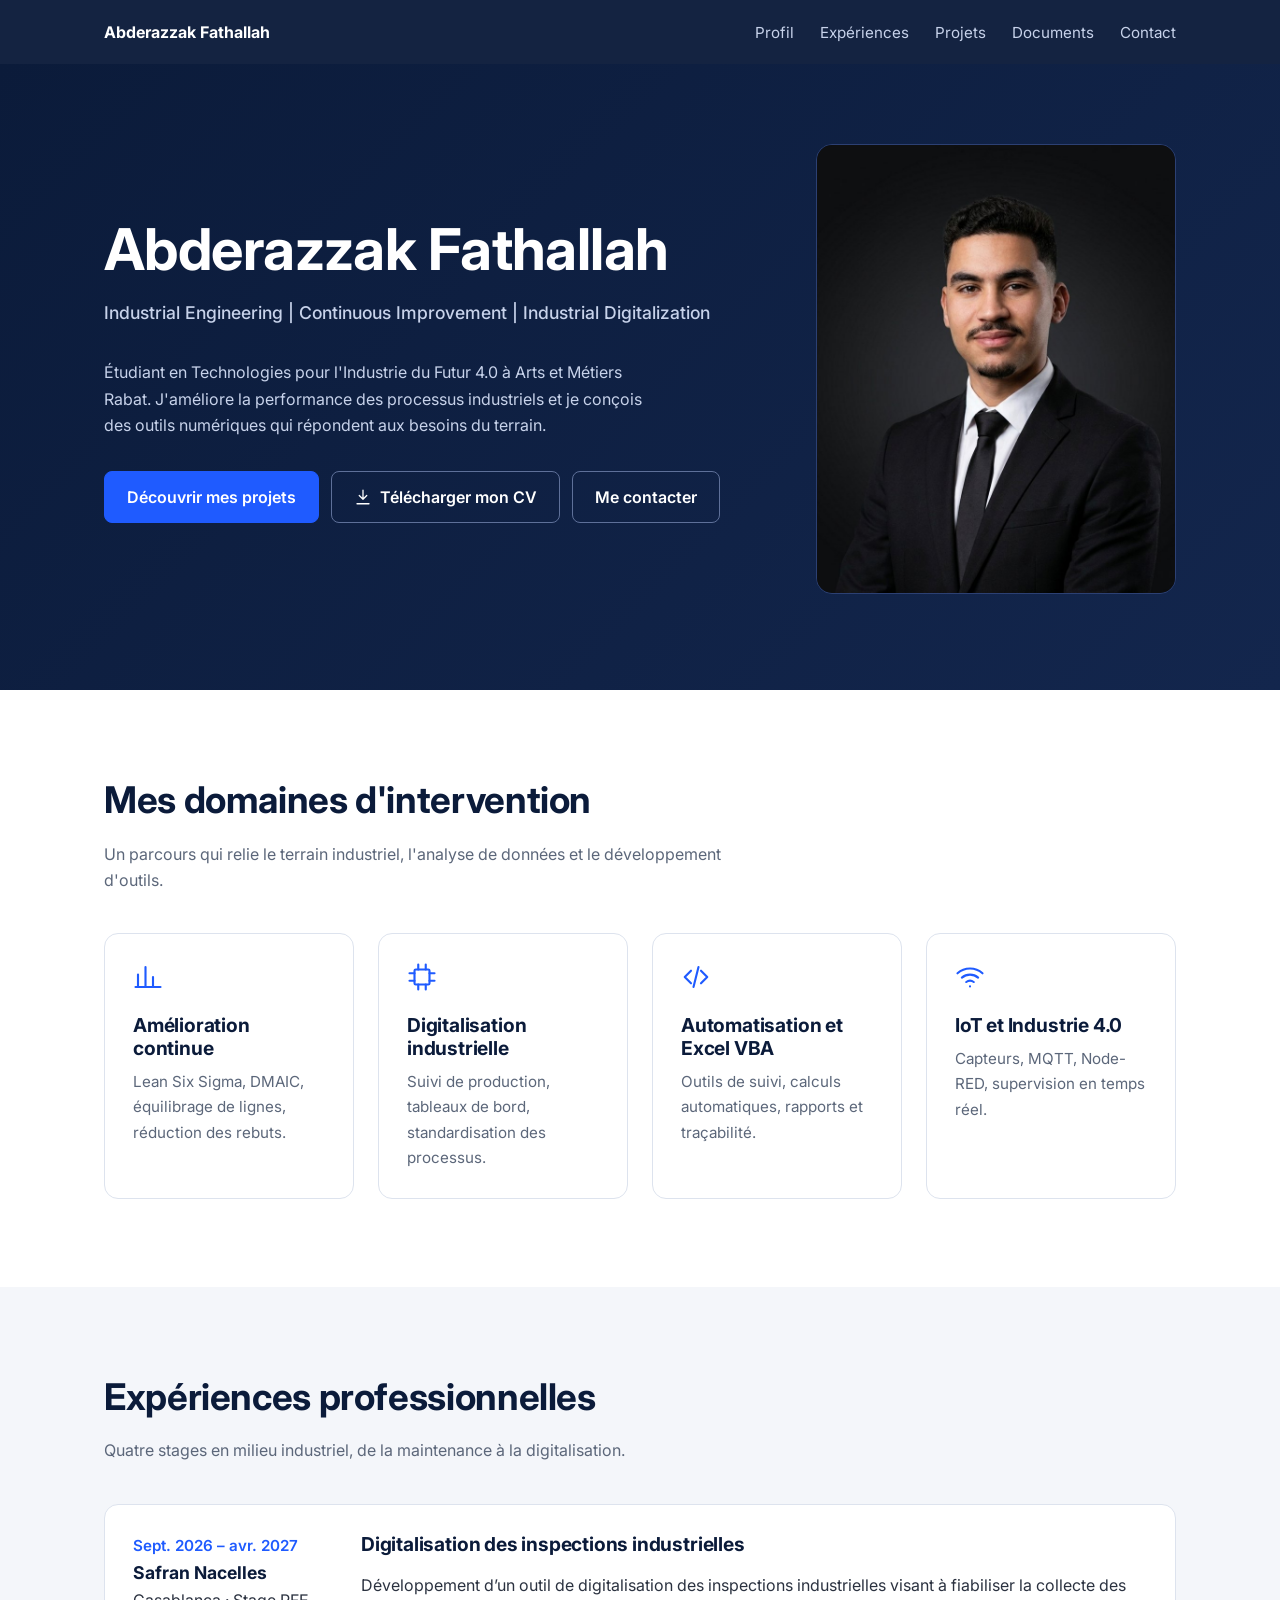
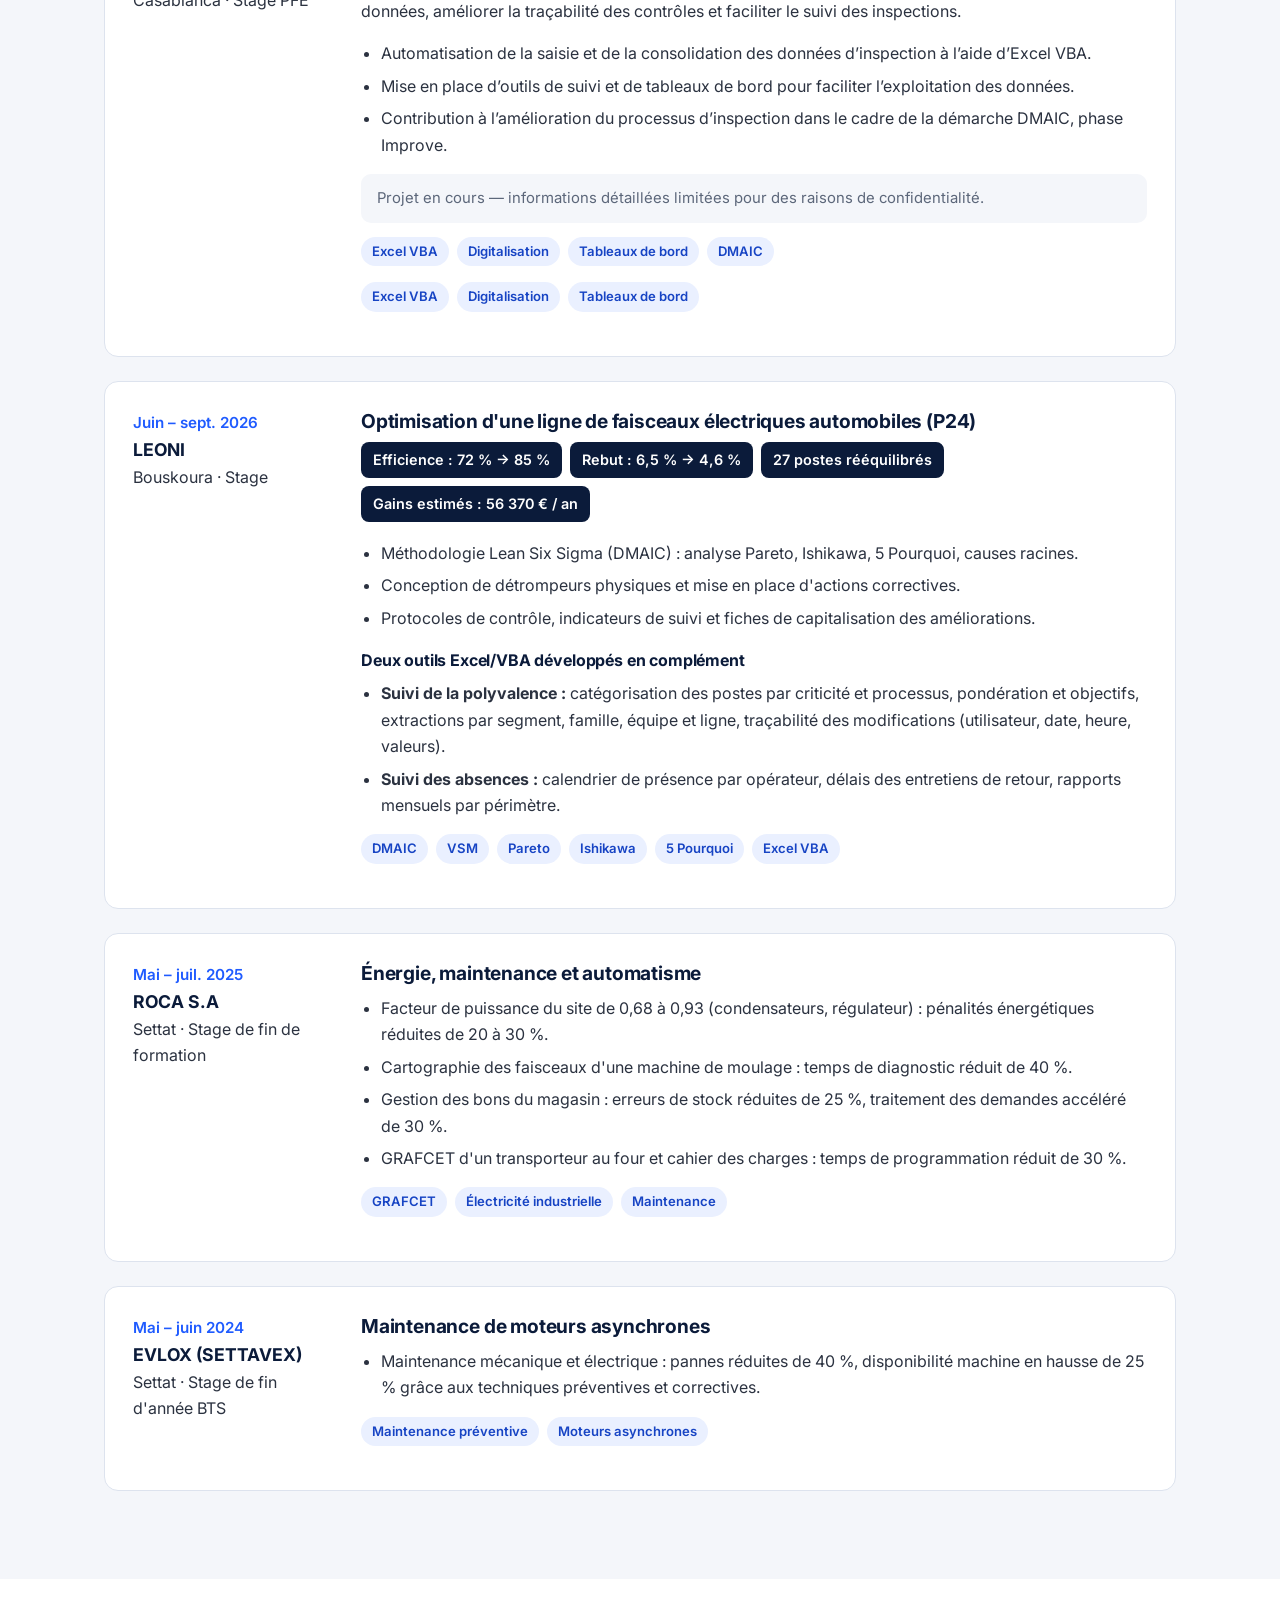
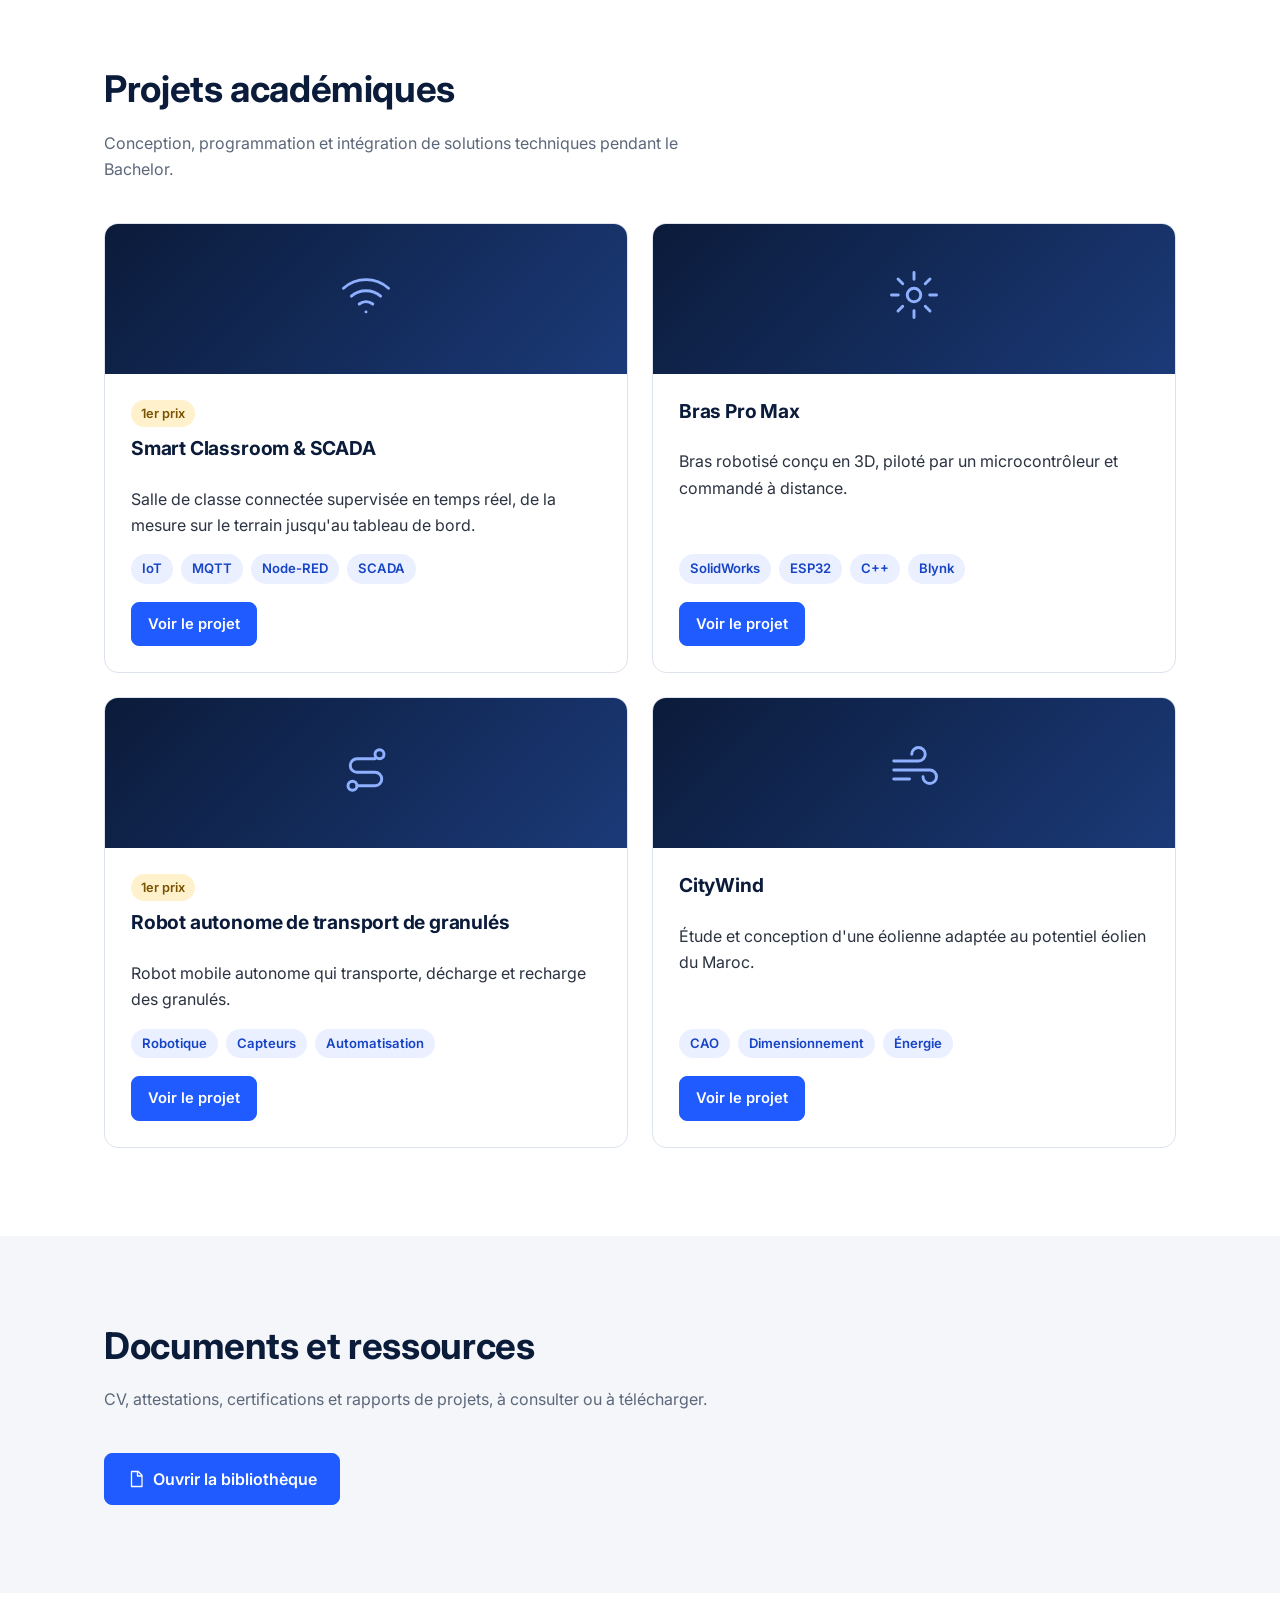
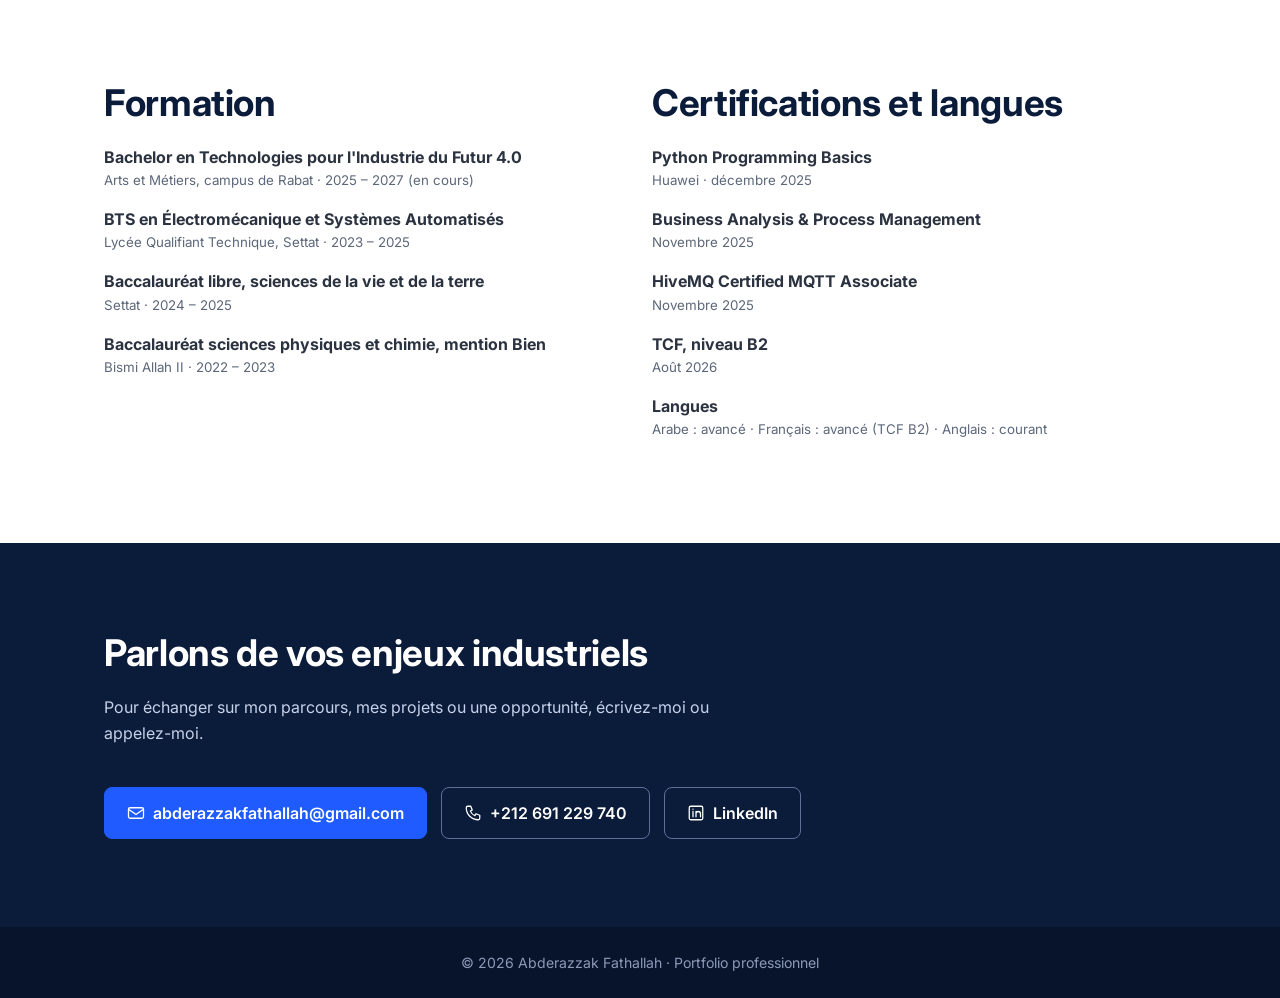
<file: index.html>
<!doctype html><html lang="fr"><head><meta charset="utf-8"><meta name="viewport" content="width=device-width,initial-scale=1"><link rel="preconnect" href="https://fonts.googleapis.com"><link rel="preconnect" href="https://fonts.gstatic.com" crossorigin><link href="https://fonts.googleapis.com/css2?family=Inter:wght@400;500;600;700&display=swap" rel="stylesheet"><link rel="stylesheet" href="assets/css/style.css">
<title>Abderazzak Fathallah | Ingénierie industrielle et digitalisation</title>
<meta name="description" content="Portfolio d'Abderazzak Fathallah, étudiant en Technologies pour l'Industrie du Futur 4.0 (Arts et Métiers Rabat) : amélioration continue, digitalisation industrielle, Excel VBA, IoT.">
<link rel="canonical" href="https://abderazzak-fathallah.github.io/">
<meta property="og:title" content="Abderazzak Fathallah | Portfolio industriel"><meta property="og:description" content="Industrial Engineering, Continuous Improvement, Industrial Digitalization."><meta property="og:type" content="website"><meta property="og:url" content="https://abderazzak-fathallah.github.io/"><meta property="og:image" content="https://abderazzak-fathallah.github.io/assets/images/photo.jpg">
<script type="application/ld+json">{"@context":"https://schema.org","@type":"Person","name":"Abderazzak Fathallah","url":"https://abderazzak-fathallah.github.io/","email":"abderazzakfathallah@gmail.com","sameAs":["https://www.linkedin.com/in/abderazzak-fathallah"],"alumniOf":"Arts et Métiers Rabat","jobTitle":"Étudiant en ingénierie industrielle"}</script>
</head><body>
<header class="top"><div class="wrap nav"><a class="brand" href="index.html">Abderazzak Fathallah</a>
<button class="burger" aria-label="Ouvrir le menu" aria-expanded="false" data-i="menu"></button>
<ul><li><a class="l" href="index.html#profil">Profil</a></li><li><a class="l" href="index.html#experiences">Expériences</a></li><li><a class="l" href="index.html#projets">Projets</a></li><li><a class="l" href="documents.html">Documents</a></li><li><a class="l" href="index.html#contact">Contact</a></li></ul></div></header>
<main>
<section class="hero" id="accueil"><div class="wrap"><div>
<h1>Abderazzak Fathallah</h1>
<p class="role">Industrial Engineering | Continuous Improvement | Industrial Digitalization</p>
<p>Étudiant en Technologies pour l'Industrie du Futur 4.0 à Arts et Métiers Rabat. J'améliore la performance des processus industriels et je conçois des outils numériques qui répondent aux besoins du terrain.</p>
<div class="cta"><a class="btn" href="#projets">Découvrir mes projets</a><a class="btn o" href="assets/documents/cv/CV_Fathallah_Abderazzak.pdf" download data-i="download">Télécharger mon CV</a><a class="btn o" href="#contact">Me contacter</a></div></div>
<div class="photo"><img src="assets/images/photo.jpg" alt="Portrait d'Abderazzak Fathallah" width="360" height="450"></div></div></section>

<section id="profil"><div class="wrap"><h2>Mes domaines d'intervention</h2>
<p class="lead">Un parcours qui relie le terrain industriel, l'analyse de données et le développement d'outils.</p>
<div class="grid g4">
<div class="card dom"><span data-i="chart"></span><h3>Amélioration continue</h3><p>Lean Six Sigma, DMAIC, équilibrage de lignes, réduction des rebuts.</p></div>
<div class="card dom"><span data-i="cpu"></span><h3>Digitalisation industrielle</h3><p>Suivi de production, tableaux de bord, standardisation des processus.</p></div>
<div class="card dom"><span data-i="code"></span><h3>Automatisation et Excel VBA</h3><p>Outils de suivi, calculs automatiques, rapports et traçabilité.</p></div>
<div class="card dom"><span data-i="wifi"></span><h3>IoT et Industrie 4.0</h3><p>Capteurs, MQTT, Node-RED, supervision en temps réel.</p></div>
</div></div></section>

<section class="alt" id="experiences"><div class="wrap"><h2>Expériences professionnelles</h2>
<p class="lead">Quatre stages en milieu industriel, de la maintenance à la digitalisation.</p>
<div class="xp">
<article class="card"><div><div class="when">Sept. 2026 – avr. 2027</div><div class="org">Safran Nacelles</div><div>Casablanca · Stage PFE</div></div><div>
<h3>Digitalisation des inspections industrielles</h3>

<p>
    Développement d’un outil de digitalisation des inspections industrielles
    visant à fiabiliser la collecte des données, améliorer la traçabilité
    des contrôles et faciliter le suivi des inspections.
</p>

<ul>
    <li>Automatisation de la saisie et de la consolidation des données d’inspection à l’aide d’Excel VBA.</li>
    <li>Mise en place d’outils de suivi et de tableaux de bord pour faciliter l’exploitation des données.</li>
    <li>Contribution à l’amélioration du processus d’inspection dans le cadre de la démarche DMAIC, phase Improve.</li>
</ul>

<p class="soon">
    Projet en cours — informations détaillées limitées pour des raisons de confidentialité.
</p>

<ul class="tags" style="margin-top:14px">
    <li>Excel VBA</li>
    <li>Digitalisation</li>
    <li>Tableaux de bord</li>
    <li>DMAIC</li>
</ul>
<ul class="tags" style="margin-top:14px"><li>Excel VBA</li><li>Digitalisation</li><li>Tableaux de bord</li></ul></div></article>

<article class="card"><div><div class="when">Juin – sept. 2026</div><div class="org">LEONI</div><div>Bouskoura · Stage</div></div><div>
<h3>Optimisation d'une ligne de faisceaux électriques automobiles (P24)</h3>
<span class="kpi">Efficience : 72 % → 85 %</span><span class="kpi">Rebut : 6,5 % → 4,6 %</span><span class="kpi">27 postes rééquilibrés</span><span class="kpi">Gains estimés : 56 370 € / an</span>
<ul><li>Méthodologie Lean Six Sigma (DMAIC) : analyse Pareto, Ishikawa, 5 Pourquoi, causes racines.</li><li>Conception de détrompeurs physiques et mise en place d'actions correctives.</li><li>Protocoles de contrôle, indicateurs de suivi et fiches de capitalisation des améliorations.</li></ul>
<h4 class="sub">Deux outils Excel/VBA développés en complément</h4>
<ul><li><strong>Suivi de la polyvalence :</strong> catégorisation des postes par criticité et processus, pondération et objectifs, extractions par segment, famille, équipe et ligne, traçabilité des modifications (utilisateur, date, heure, valeurs).</li><li><strong>Suivi des absences :</strong> calendrier de présence par opérateur, délais des entretiens de retour, rapports mensuels par périmètre.</li></ul>
<ul class="tags"><li>DMAIC</li><li>VSM</li><li>Pareto</li><li>Ishikawa</li><li>5 Pourquoi</li><li>Excel VBA</li></ul></div></article>

<article class="card"><div><div class="when">Mai – juil. 2025</div><div class="org">ROCA S.A</div><div>Settat · Stage de fin de formation</div></div><div>
<h3>Énergie, maintenance et automatisme</h3>
<ul><li>Facteur de puissance du site de 0,68 à 0,93 (condensateurs, régulateur) : pénalités énergétiques réduites de 20 à 30 %.</li><li>Cartographie des faisceaux d'une machine de moulage : temps de diagnostic réduit de 40 %.</li><li>Gestion des bons du magasin : erreurs de stock réduites de 25 %, traitement des demandes accéléré de 30 %.</li><li>GRAFCET d'un transporteur au four et cahier des charges : temps de programmation réduit de 30 %.</li></ul>
<ul class="tags"><li>GRAFCET</li><li>Électricité industrielle</li><li>Maintenance</li></ul></div></article>

<article class="card"><div><div class="when">Mai – juin 2024</div><div class="org">EVLOX (SETTAVEX)</div><div>Settat · Stage de fin d'année BTS</div></div><div>
<h3>Maintenance de moteurs asynchrones</h3>
<ul><li>Maintenance mécanique et électrique : pannes réduites de 40 %, disponibilité machine en hausse de 25 % grâce aux techniques préventives et correctives.</li></ul>
<ul class="tags"><li>Maintenance préventive</li><li>Moteurs asynchrones</li></ul></div></article>
</div></div></section>

<section id="projets"><div class="wrap"><h2>Projets académiques</h2>
<p class="lead">Conception, programmation et intégration de solutions techniques pendant le Bachelor.</p>
<div class="grid g2">

<article class="card pj"><div class="vis"><span data-i="wifi"></span></div><div class="b"><span class="prize">1er prix</span><h3>Smart Classroom & SCADA</h3><p>Salle de classe connectée supervisée en temps réel, de la mesure sur le terrain jusqu'au tableau de bord.</p><ul class="tags"><li>IoT</li><li>MQTT</li><li>Node-RED</li><li>SCADA</li></ul><a class="btn s" style="align-self:flex-start" href="projet.html?p=smart-classroom-scada">Voir le projet</a></div></article>
<article class="card pj"><div class="vis"><span data-i="cog"></span></div><div class="b"><h3>Bras Pro Max</h3><p>Bras robotisé conçu en 3D, piloté par un microcontrôleur et commandé à distance.</p><ul class="tags"><li>SolidWorks</li><li>ESP32</li><li>C++</li><li>Blynk</li></ul><a class="btn s" style="align-self:flex-start" href="projet.html?p=bras-pro-max">Voir le projet</a></div></article>
<article class="card pj"><div class="vis"><span data-i="route"></span></div><div class="b"><span class="prize">1er prix</span><h3>Robot autonome de transport de granulés</h3><p>Robot mobile autonome qui transporte, décharge et recharge des granulés.</p><ul class="tags"><li>Robotique</li><li>Capteurs</li><li>Automatisation</li></ul><a class="btn s" style="align-self:flex-start" href="projet.html?p=robot-transport-granules">Voir le projet</a></div></article>
<article class="card pj"><div class="vis"><span data-i="wind"></span></div><div class="b"><h3>CityWind</h3><p>Étude et conception d'une éolienne adaptée au potentiel éolien du Maroc.</p><ul class="tags"><li>CAO</li><li>Dimensionnement</li><li>Énergie</li></ul><a class="btn s" style="align-self:flex-start" href="projet.html?p=citywind">Voir le projet</a></div></article>
</div></div></section>

<section class="alt"><div class="wrap"><h2>Documents et ressources</h2>
<p class="lead">CV, attestations, certifications et rapports de projets, à consulter ou à télécharger.</p>
<a class="btn" href="documents.html" data-i="file">Ouvrir la bibliothèque</a></div></section>

<section><div class="wrap"><div class="grid g2">
<div><h2>Formation</h2><ul class="edu">
<li><strong>Bachelor en Technologies pour l'Industrie du Futur 4.0</strong><small>Arts et Métiers, campus de Rabat · 2025 – 2027 (en cours)</small></li>
<li><strong>BTS en Électromécanique et Systèmes Automatisés</strong><small>Lycée Qualifiant Technique, Settat · 2023 – 2025</small></li>
<li><strong>Baccalauréat libre, sciences de la vie et de la terre</strong><small>Settat · 2024 – 2025</small></li>
<li><strong>Baccalauréat sciences physiques et chimie, mention Bien</strong><small>Bismi Allah II · 2022 – 2023</small></li></ul></div>
<div><h2>Certifications et langues</h2><ul class="edu">
<li><strong>Python Programming Basics</strong><small>Huawei · décembre 2025</small></li>
<li><strong>Business Analysis & Process Management</strong><small>Novembre 2025</small></li>
<li><strong>HiveMQ Certified MQTT Associate</strong><small>Novembre 2025</small></li>
<li><strong>TCF, niveau B2</strong><small>Août 2026</small></li>
<li><strong>Langues</strong><small>Arabe : avancé · Français : avancé (TCF B2) · Anglais : courant</small></li></ul></div>
</div></div></section>

<section class="contact" id="contact"><div class="wrap"><h2>Parlons de vos enjeux industriels</h2>
<p class="lead">Pour échanger sur mon parcours, mes projets ou une opportunité, écrivez-moi ou appelez-moi.</p>
<div class="cl"><a class="btn" href="mailto:abderazzakfathallah@gmail.com" data-i="mail">abderazzakfathallah@gmail.com</a>
<a class="btn o" href="tel:+212691229740" data-i="phone">+212 691 229 740</a>
<a class="btn o" href="https://www.linkedin.com/in/abderazzak-fathallah" target="_blank" rel="noopener" data-i="linkedin">LinkedIn</a></div></div></section>
</main>
<footer>© 2026 Abderazzak Fathallah · Portfolio professionnel</footer><script src="assets/js/main.js"></script></body></html>
</file>
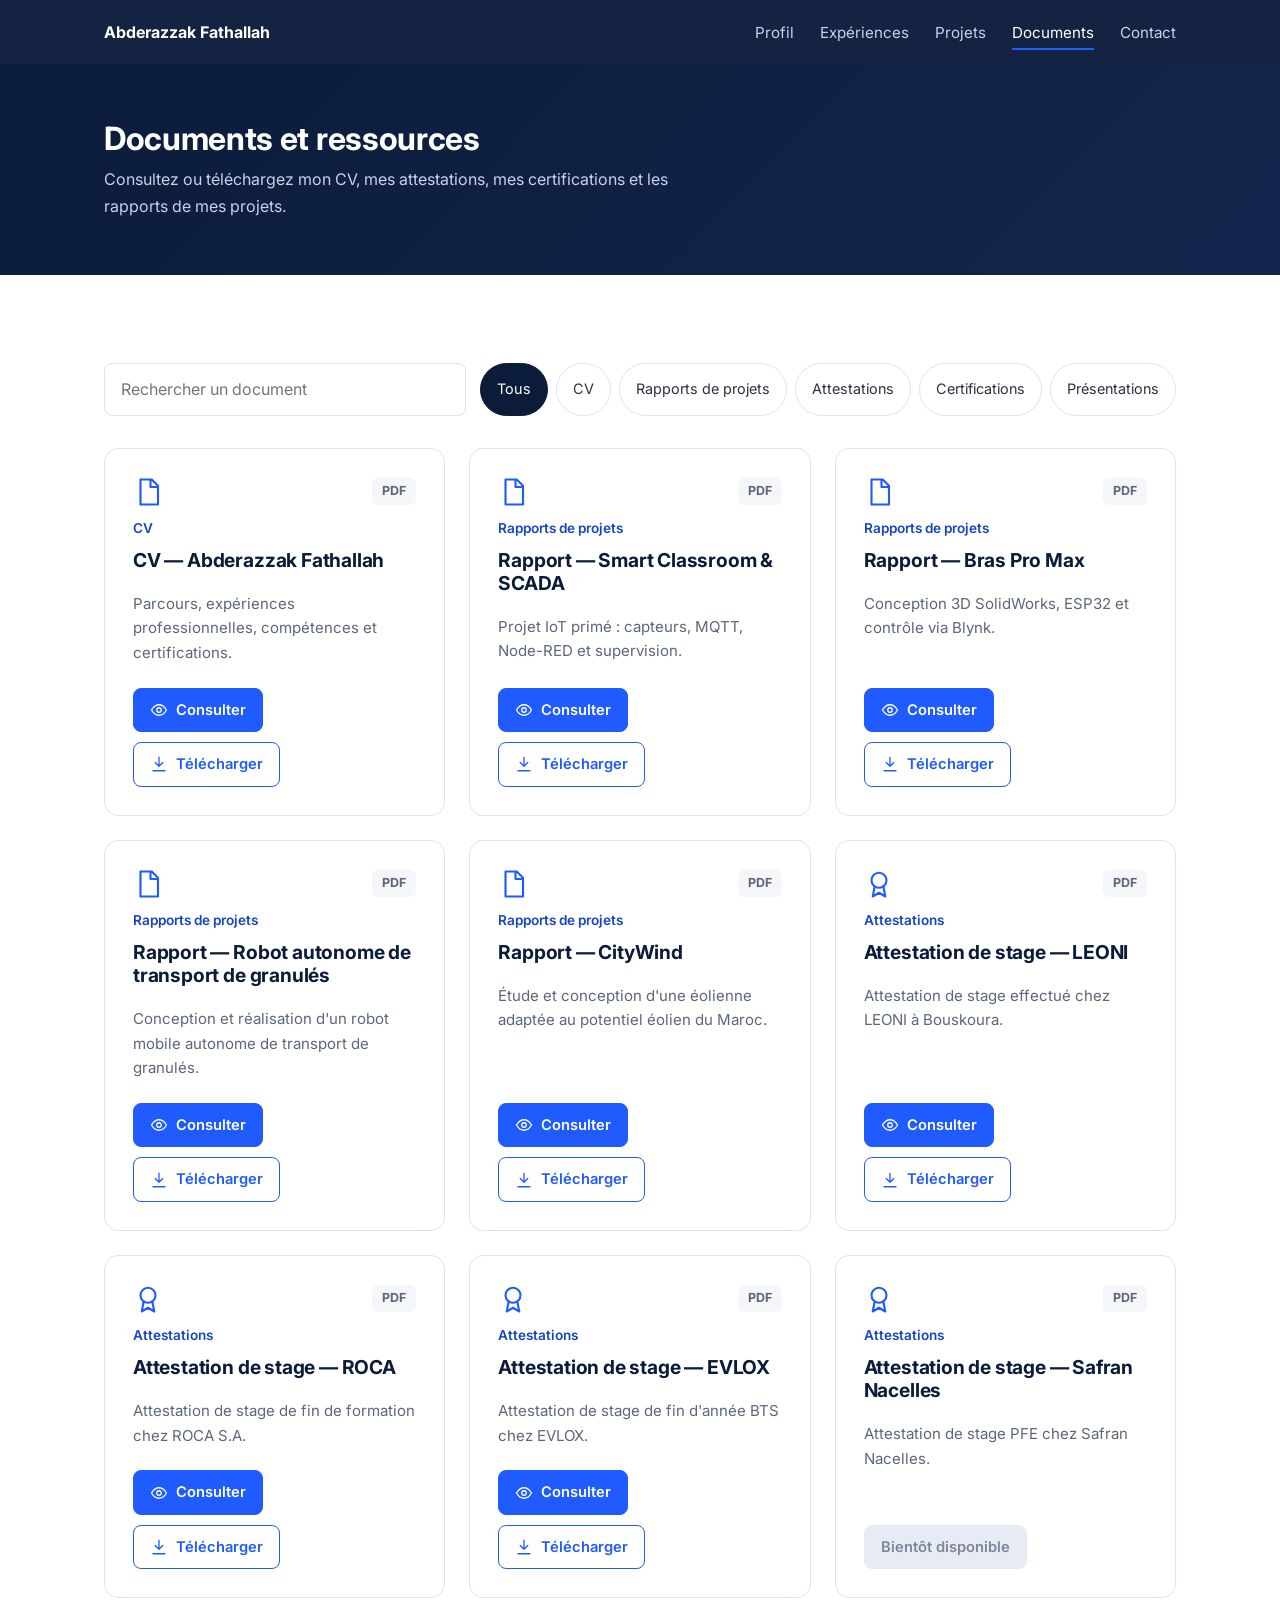
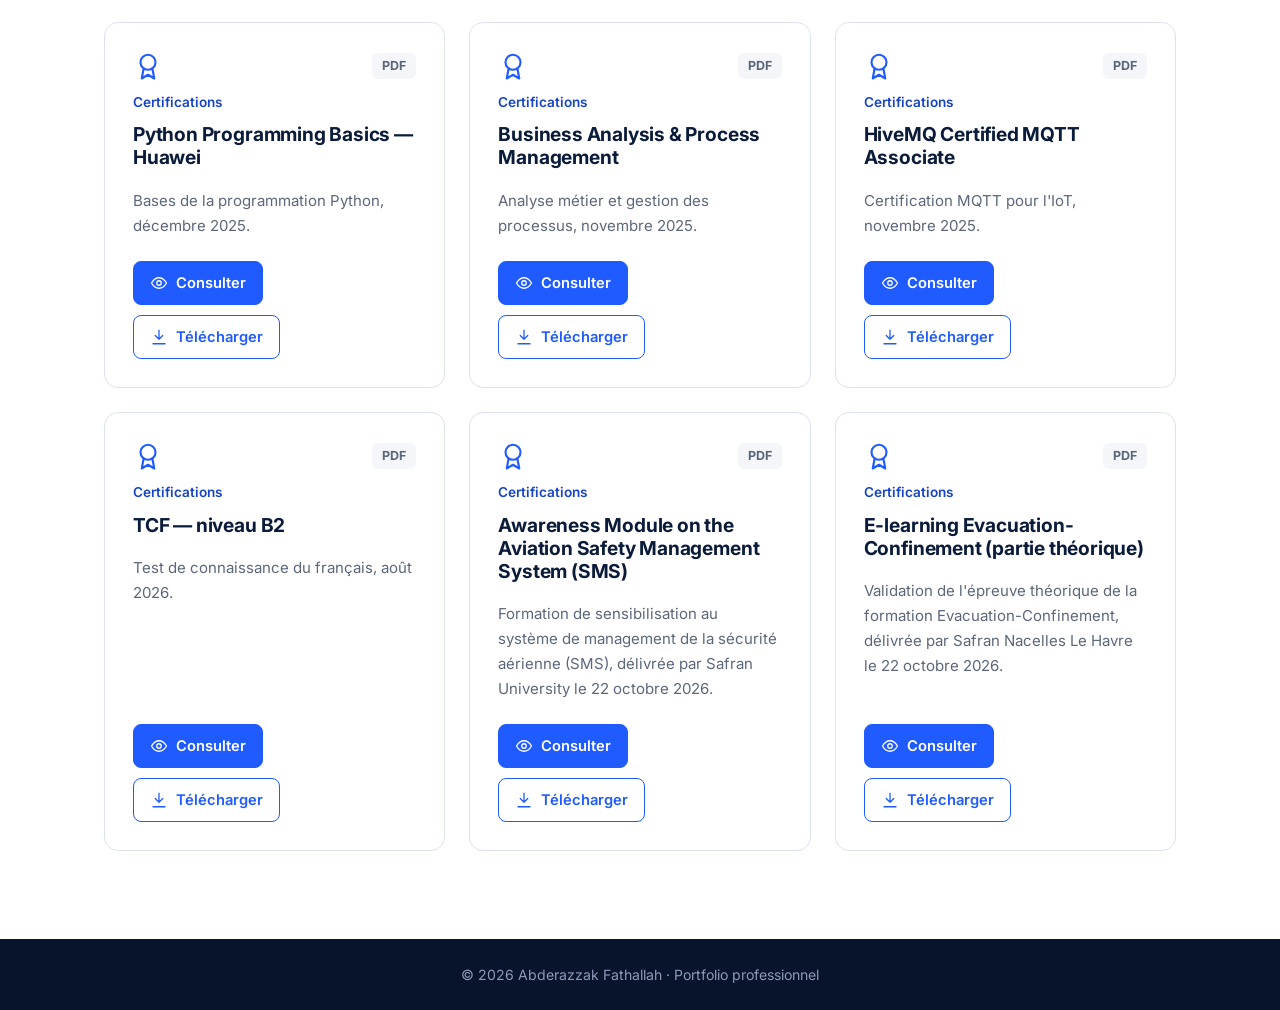
<file: documents.html>
<!doctype html><html lang="fr"><head><meta charset="utf-8"><meta name="viewport" content="width=device-width,initial-scale=1"><link rel="preconnect" href="https://fonts.googleapis.com"><link rel="preconnect" href="https://fonts.gstatic.com" crossorigin><link href="https://fonts.googleapis.com/css2?family=Inter:wght@400;500;600;700&display=swap" rel="stylesheet"><link rel="stylesheet" href="assets/css/style.css">
<title>Documents et ressources | Abderazzak Fathallah</title>
<meta name="description" content="CV, attestations, certifications et rapports de projets d'Abderazzak Fathallah, à consulter ou à télécharger.">
<link rel="canonical" href="https://abderazzak-fathallah.github.io/documents.html"></head><body>
<header class="top"><div class="wrap nav"><a class="brand" href="index.html">Abderazzak Fathallah</a><button class="burger" aria-label="Ouvrir le menu" aria-expanded="false" data-i="menu"></button><ul><li><a class="l" href="index.html#profil">Profil</a></li><li><a class="l" href="index.html#experiences">Expériences</a></li><li><a class="l" href="index.html#projets">Projets</a></li><li><a class="l" href="documents.html" aria-current="page">Documents</a></li><li><a class="l" href="index.html#contact">Contact</a></li></ul></div></header>
<div class="phead"><div class="wrap"><h1>Documents et ressources</h1><p>Consultez ou téléchargez mon CV, mes attestations, mes certifications et les rapports de mes projets.</p></div></div>
<main><section><div class="wrap">
<div class="tools"><input id="q" type="search" placeholder="Rechercher un document" aria-label="Rechercher un document"><div class="fl" id="filters" role="group" aria-label="Filtrer par catégorie"></div></div>
<div class="grid g3" id="docs" aria-live="polite"></div></div></section></main>
<footer>© 2026 Abderazzak Fathallah · Portfolio professionnel</footer><script src="assets/js/main.js"></script><script src="assets/js/documents-data.js"></script><script src="assets/js/documents.js"></script></body></html>
</file>
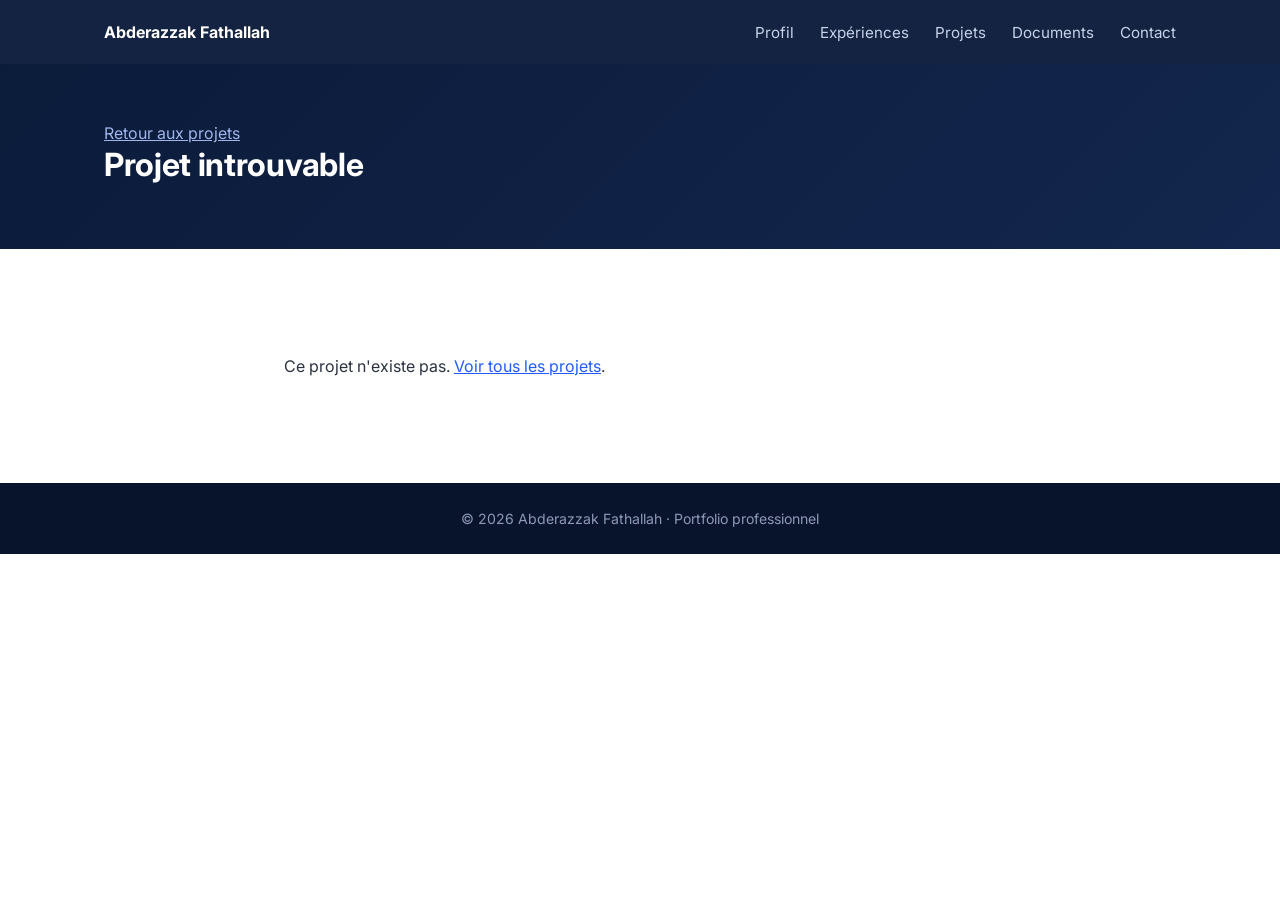
<file: projet.html>
<!doctype html><html lang="fr"><head><meta charset="utf-8"><meta name="viewport" content="width=device-width,initial-scale=1"><link rel="preconnect" href="https://fonts.googleapis.com"><link rel="preconnect" href="https://fonts.gstatic.com" crossorigin><link href="https://fonts.googleapis.com/css2?family=Inter:wght@400;500;600;700&display=swap" rel="stylesheet"><link rel="stylesheet" href="assets/css/style.css">
<title>Projet | Abderazzak Fathallah</title><meta name="description" content="Détail d'un projet académique d'Abderazzak Fathallah.">
</head><body>
<header class="top"><div class="wrap nav"><a class="brand" href="index.html">Abderazzak Fathallah</a><button class="burger" aria-label="Ouvrir le menu" aria-expanded="false" data-i="menu"></button><ul><li><a class="l" href="index.html#profil">Profil</a></li><li><a class="l" href="index.html#experiences">Expériences</a></li><li><a class="l" href="index.html#projets">Projets</a></li><li><a class="l" href="documents.html">Documents</a></li><li><a class="l" href="index.html#contact">Contact</a></li></ul></div></header>
<div class="phead"><div class="wrap"><p><a href="index.html#projets" style="color:#9FB6EA">Retour aux projets</a></p><h1 id="t">Projet</h1><p id="s"></p></div></div>
<main><section><div class="wrap" id="c" style="max-width:760px"></div></section></main>
<footer>© 2026 Abderazzak Fathallah · Portfolio professionnel</footer><script src="assets/js/main.js"></script><script src="assets/js/projets-data.js"></script>
<script>
(function(){const k=new URLSearchParams(location.search).get('p'),p=PROJETS[k],c=document.getElementById('c');
if(!p){document.getElementById('t').textContent='Projet introuvable';c.innerHTML='<p>Ce projet n\'existe pas. <a href="index.html#projets">Voir tous les projets</a>.</p>';return}
document.title=p.titre+' | Abderazzak Fathallah';document.getElementById('t').textContent=p.titre;document.getElementById('s').textContent=p.sous+' · '+p.periode;
c.innerHTML=(p.prix?'<span class="prize">'+esc(p.prix)+'</span>':'')+'<p class="lead">'+esc(p.desc)+'</p><h2>Réalisations</h2><ul>'+p.points.map(x=>'<li>'+esc(x)+'</li>').join('')+'</ul><ul class="tags">'+p.tech.map(x=>'<li>'+esc(x)+'</li>').join('')+'</ul><p style="margin-top:32px"><a class="btn" href="documents.html">Voir les documents</a></p>';})();
</script></body></html>
</file>
<file: assets/css/style.css>
:root{--navy:#0B1B3A;--navy2:#13264D;--blue:#1F5BFF;--blue-d:#1744c4;--bg:#F4F6FA;--line:#DDE3EE;--txt:#2B3240;--mut:#5C677A}
*{box-sizing:border-box}html{scroll-behavior:smooth;scroll-padding-top:72px}
body{margin:0;font:16px/1.65 Inter,system-ui,-apple-system,"Segoe UI",Roboto,sans-serif;color:var(--txt);background:#fff}
img{max-width:100%;display:block}a{color:var(--blue)}
.ic{width:22px;height:22px;fill:none;stroke:currentColor;stroke-width:1.7;stroke-linecap:round;stroke-linejoin:round;flex:none}
.wrap{max-width:1120px;margin:0 auto;padding:0 24px}
h1,h2,h3,h4{color:var(--navy);line-height:1.2;margin:0 0 .5em;letter-spacing:-.01em}
h2{font-size:clamp(1.7rem,3vw,2.3rem)}h3{font-size:1.2rem}
section{padding:88px 0}.alt{background:var(--bg)}
.lead{max-width:62ch;color:var(--mut);margin:0 0 40px}
header.top{position:sticky;top:0;z-index:20;background:rgba(11,27,58,.96);backdrop-filter:blur(8px)}
.nav{display:flex;align-items:center;justify-content:space-between;height:64px}
.brand{color:#fff;font-weight:700;text-decoration:none}
.nav ul{display:flex;gap:26px;list-style:none;margin:0;padding:0}
.nav a.l{color:#C7D2EA;text-decoration:none;font-size:.95rem;padding:6px 0;border-bottom:2px solid transparent}
.nav a.l:hover,.nav a.l[aria-current]{color:#fff;border-color:var(--blue)}
.burger{display:none;background:none;border:0;color:#fff;padding:8px;cursor:pointer}
.btn{display:inline-flex;align-items:center;gap:8px;padding:12px 22px;border-radius:8px;font:inherit;font-weight:600;text-decoration:none;border:1.5px solid var(--blue);background:var(--blue);color:#fff;cursor:pointer;transition:background .2s,transform .2s}
.btn:hover{background:var(--blue-d);transform:translateY(-1px)}
.btn.o{background:transparent;color:#fff;border-color:#5E7099}.btn.o:hover{background:rgba(255,255,255,.08)}
.btn.s{padding:9px 16px;font-size:.92rem}.btn.g{background:#fff;color:var(--blue)}.btn.g:hover{background:#EEF3FF}
.btn[aria-disabled=true]{background:#E7EBF3;border-color:#E7EBF3;color:#7C8799;pointer-events:none}
.hero{background:linear-gradient(135deg,var(--navy),var(--navy2));color:#fff;padding:80px 0 96px}
.hero .wrap{display:grid;grid-template-columns:1.25fr .75fr;gap:56px;align-items:center}
.hero h1{color:#fff;font-size:clamp(2.2rem,5vw,3.6rem);margin-bottom:.25em}
.role{color:#9FB6EA;font-size:1.1rem;font-weight:500;margin-bottom:20px}
.hero p{color:#C7D2EA;max-width:56ch;margin:0 0 32px}
.cta{display:flex;flex-wrap:wrap;gap:12px}
.photo{border-radius:16px;overflow:hidden;border:1px solid #2C4073;aspect-ratio:4/5;max-width:360px;margin-left:auto;background:var(--navy2)}
.photo img{width:100%;height:100%;object-fit:cover}
.grid{display:grid;gap:24px}.g4{grid-template-columns:repeat(4,1fr)}.g2{grid-template-columns:repeat(2,1fr)}.g3{grid-template-columns:repeat(3,1fr)}
.card{background:#fff;border:1px solid var(--line);border-radius:14px;padding:28px;transition:box-shadow .2s,border-color .2s}
.card:hover{box-shadow:0 10px 30px rgba(11,27,58,.09);border-color:#C3CEE3}
.dom .ic{width:30px;height:30px;color:var(--blue);margin-bottom:14px}.dom p{margin:0;color:var(--mut);font-size:.95rem}
.xp{display:grid;gap:24px}.xp .card{display:grid;grid-template-columns:200px 1fr;gap:28px}
.when{color:var(--blue);font-weight:600;font-size:.95rem}.org{font-weight:700;color:var(--navy);font-size:1.1rem}
.xp ul,.pj ul{margin:10px 0 16px;padding-left:20px}.xp li,.pj li{margin-bottom:6px}
.tags{display:flex;flex-wrap:wrap;gap:8px;list-style:none;padding:0!important;margin:0}
.tags li{background:#EAF0FF;color:var(--blue-d);font-size:.82rem;font-weight:600;padding:4px 11px;border-radius:99px;margin:0}
.soon{background:var(--bg);border-radius:10px;padding:12px 16px;color:var(--mut);font-size:.93rem;margin:10px 0 0}
.sub{margin:20px 0 4px;font-size:1rem;color:var(--navy)}
.kpi{display:inline-block;background:var(--navy);color:#fff;border-radius:8px;padding:6px 12px;font-weight:600;font-size:.9rem;margin:0 8px 8px 0}
.pj{padding:0;overflow:hidden;display:flex;flex-direction:column}
.vis{height:150px;background:linear-gradient(135deg,var(--navy),#1B3A78);display:grid;place-items:center;color:#8FB0FF}.vis .ic{width:54px;height:54px;stroke-width:1.3}
.pj .b{padding:26px;display:flex;flex-direction:column;flex:1}.pj .b .tags{margin-top:auto;margin-bottom:18px}
.prize{color:#7A5200;background:#FFF1CC;font-size:.8rem;font-weight:600;padding:3px 10px;border-radius:99px;display:inline-block;margin-bottom:10px;align-self:flex-start}
.edu{padding:0;margin:0}.edu li{margin-bottom:14px;list-style:none}.edu small{display:block;color:var(--mut)}
.contact{background:var(--navy);color:#fff}.contact h2{color:#fff}.contact .lead{color:#C7D2EA}
.cl{display:flex;flex-wrap:wrap;gap:14px}
footer{background:#08142B;color:#8C9AB8;text-align:center;padding:24px;font-size:.88rem}
.tools{display:flex;flex-wrap:wrap;gap:14px;margin-bottom:32px}
.tools input{flex:1;min-width:220px;padding:12px 16px;border:1.5px solid var(--line);border-radius:8px;font:inherit}
.fl{display:flex;flex-wrap:wrap;gap:8px}.chip{padding:9px 16px;border-radius:99px;border:1.5px solid var(--line);background:#fff;font:inherit;font-size:.9rem;cursor:pointer;color:var(--txt)}
.chip[aria-pressed=true]{background:var(--navy);color:#fff;border-color:var(--navy)}
.doc{display:flex;flex-direction:column;gap:10px}.doc .top{display:flex;justify-content:space-between;align-items:center}
.doc .ic{width:30px;height:30px;color:var(--blue)}.doc .btn .ic{width:18px;height:18px;color:inherit}.fmt{font-size:.78rem;font-weight:700;background:var(--bg);padding:3px 10px;border-radius:6px;color:var(--mut)}
.doc .cat{font-size:.85rem;color:var(--blue-d);font-weight:600}.doc p{margin:0;color:var(--mut);font-size:.94rem}.doc .acts{display:flex;gap:10px;margin-top:auto;padding-top:12px;flex-wrap:wrap}
.empty{padding:40px;text-align:center;color:var(--mut)}
.phead{background:linear-gradient(135deg,var(--navy),var(--navy2));color:#fff;padding:56px 0}.phead h1{color:#fff;margin:0 0 8px}.phead p{color:#C7D2EA;margin:0;max-width:62ch}
.btn .ic{width:18px;height:18px}
a:focus-visible,button:focus-visible,input:focus-visible{outline:3px solid #7FA2FF;outline-offset:2px}
@media(max-width:900px){.hero .wrap,.xp .card{grid-template-columns:1fr}.photo{margin:0;max-width:260px;order:-1}.g4,.g3{grid-template-columns:repeat(2,1fr)}section{padding:64px 0}}
@media(max-width:640px){.g4,.g3,.g2{grid-template-columns:1fr}.burger{display:block}
.nav ul{display:none;position:absolute;top:64px;left:0;right:0;background:var(--navy);flex-direction:column;gap:0;padding:8px 24px 16px}.nav ul.open{display:flex}.nav ul a{display:block;padding:12px 0!important}}
@media(prefers-reduced-motion:reduce){*{transition:none!important;scroll-behavior:auto!important}}
</file>
